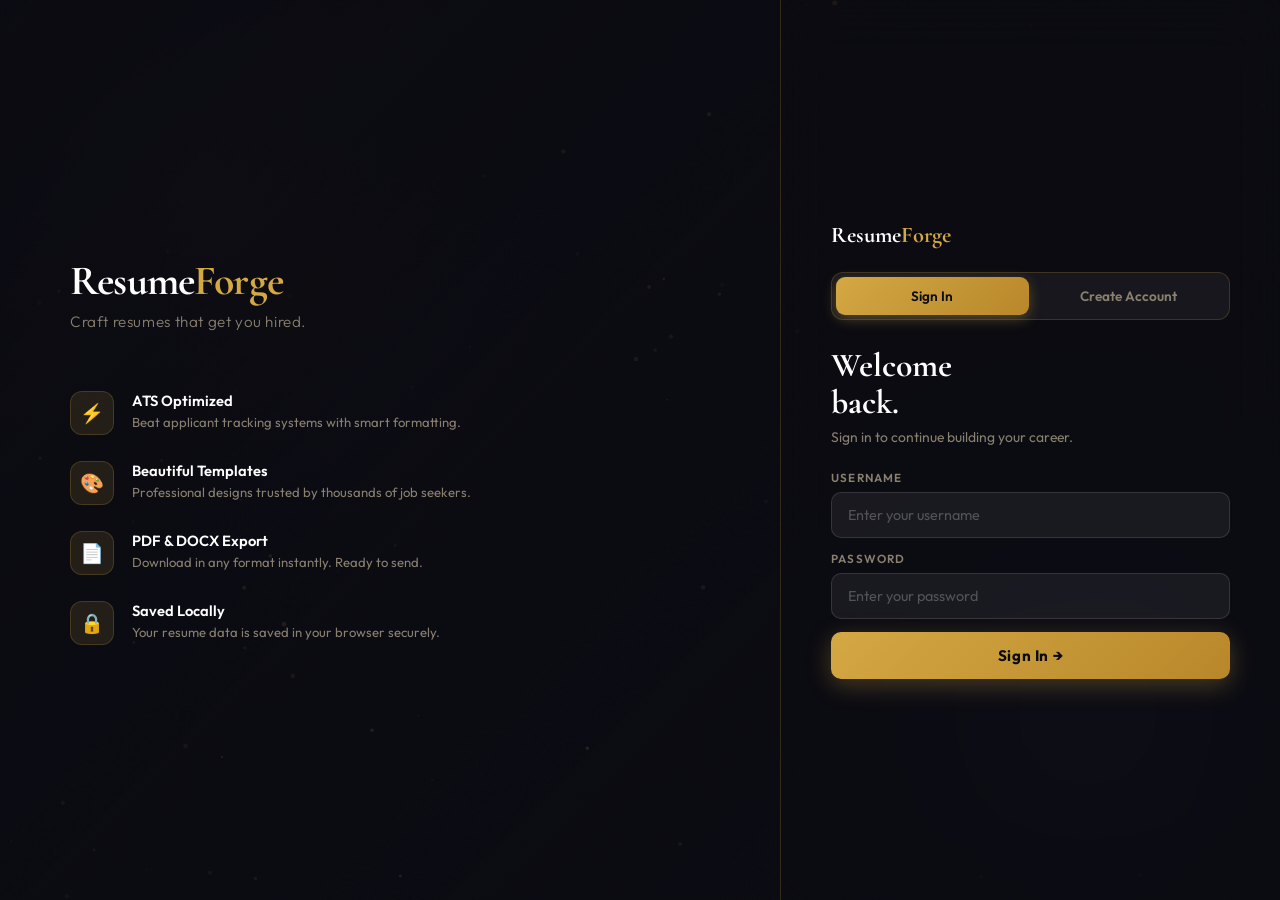
<file: dashboard.html>
<!DOCTYPE html>
<html lang="en">
<head>
<meta charset="UTF-8">
<meta name="viewport" content="width=device-width, initial-scale=1.0">
<title>ResumeForge — Dashboard</title>
<link href="https://fonts.googleapis.com/css2?family=Cormorant+Garamond:ital,wght@0,400;0,600;0,700;1,400&family=Outfit:wght@300;400;500;600;700&display=swap" rel="stylesheet">
<style>
*,*::before,*::after{box-sizing:border-box;margin:0;padding:0;}
:root{--ink:#0b0b12;--gold:#d4a843;--gold2:#f0c85a;--goldDim:rgba(212,168,67,0.1);--cream:#ede8dc;--muted:#7a7060;--border:rgba(212,168,67,0.16);--card:rgba(255,255,255,0.03);--green:#4ecb7a;}
html{height:100%;}
body{font-family:'Outfit',sans-serif;background:var(--ink);color:var(--cream);min-height:100vh;overflow-x:hidden;}
#bg{position:fixed;inset:0;z-index:0;}
body::after{content:'';position:fixed;inset:0;z-index:1;pointer-events:none;opacity:.4;background-image:url("data:image/svg+xml,%3Csvg viewBox='0 0 200 200' xmlns='http://www.w3.org/2000/svg'%3E%3Cfilter id='n'%3E%3CfeTurbulence type='fractalNoise' baseFrequency='0.85' numOctaves='4' stitchTiles='stitch'/%3E%3C/filter%3E%3Crect width='100%25' height='100%25' filter='url(%23n)' opacity='0.035'/%3E%3C/svg%3E");}
nav{position:sticky;top:0;z-index:100;display:flex;align-items:center;justify-content:space-between;padding:16px 48px;background:rgba(11,11,18,0.88);backdrop-filter:blur(24px);border-bottom:1px solid var(--border);animation:fadeIn .5s ease;}
.nav-logo{font-family:'Cormorant Garamond',serif;font-size:1.35rem;font-weight:700;color:#fff;display:flex;align-items:center;gap:10px;}.nav-logo span{color:var(--gold);}
.nav-dot{width:8px;height:8px;background:var(--gold);border-radius:50%;animation:pulse 2.5s infinite;flex-shrink:0;}
.nav-right{display:flex;align-items:center;gap:14px;}
.nav-user{font-size:.83rem;color:var(--muted);}.nav-user strong{color:var(--gold);}
.btn-nav{font-family:'Outfit',sans-serif;font-size:.82rem;font-weight:600;padding:8px 18px;border-radius:8px;cursor:pointer;transition:all .25s;border:1px solid var(--border);background:transparent;color:var(--cream);}
.btn-nav:hover{border-color:var(--gold);color:var(--gold);}
.btn-nav.primary{background:linear-gradient(135deg,var(--gold),#b8872a);color:#0b0b12;border:none;box-shadow:0 4px 16px rgba(212,168,67,0.22);}
.btn-nav.primary:hover{transform:translateY(-1px);box-shadow:0 7px 24px rgba(212,168,67,0.36);}
.hero{position:relative;z-index:2;padding:70px 48px 46px;animation:fadeUp .8s ease;}
.hero-eyebrow{display:inline-flex;align-items:center;gap:8px;background:var(--goldDim);border:1px solid var(--border);border-radius:50px;padding:5px 16px;font-size:.74rem;font-weight:600;letter-spacing:.12em;text-transform:uppercase;color:var(--gold);margin-bottom:22px;}
.hero h1{font-family:'Cormorant Garamond',serif;font-size:clamp(2.2rem,5vw,3.6rem);font-weight:700;line-height:1.05;color:#fff;margin-bottom:14px;}.hero h1 em{color:var(--gold);font-style:italic;}
.hero p{font-size:.98rem;color:var(--muted);max-width:480px;line-height:1.65;}
.main{position:relative;z-index:2;padding:0 48px 80px;}
.section-title{font-size:.71rem;font-weight:600;letter-spacing:.18em;text-transform:uppercase;color:var(--muted);margin-bottom:18px;display:flex;align-items:center;gap:12px;}
.section-title::after{content:'';flex:1;height:1px;background:var(--border);}
.stats{display:grid;grid-template-columns:repeat(auto-fit,minmax(155px,1fr));gap:15px;margin-bottom:46px;}
.stat{background:var(--card);border:1px solid var(--border);border-radius:14px;padding:20px 22px;animation:fadeUp .6s ease both;}
.stat:nth-child(2){animation-delay:.06s;}.stat:nth-child(3){animation-delay:.12s;}.stat:nth-child(4){animation-delay:.18s;}
.stat-num{font-family:'Cormorant Garamond',serif;font-size:1.9rem;font-weight:700;color:var(--gold);margin-bottom:4px;}
.stat-label{font-size:.76rem;color:var(--muted);}
.cards{display:grid;grid-template-columns:repeat(auto-fit,minmax(255px,1fr));gap:18px;margin-bottom:46px;}
.card{background:var(--card);border:1px solid var(--border);border-radius:18px;padding:28px;position:relative;overflow:hidden;cursor:pointer;transition:all .35s cubic-bezier(.4,0,.2,1);animation:fadeUp .6s ease both;}
.card:nth-child(2){animation-delay:.08s;}.card:nth-child(3){animation-delay:.16s;}.card:nth-child(4){animation-delay:.24s;}
.card::before{content:'';position:absolute;inset:0;background:radial-gradient(circle at top left,rgba(212,168,67,0.07),transparent 65%);opacity:0;transition:opacity .4s;}
.card:hover::before{opacity:1;}
.card:hover{transform:translateY(-6px) scale(1.005);border-color:rgba(212,168,67,0.3);box-shadow:0 20px 50px rgba(0,0,0,0.45),0 0 0 1px rgba(212,168,67,0.1);}
.card-badge{display:inline-block;font-size:.67rem;font-weight:600;letter-spacing:.09em;text-transform:uppercase;padding:3px 10px;border-radius:50px;margin-bottom:14px;}
.badge-gold{background:var(--goldDim);color:var(--gold);border:1px solid rgba(212,168,67,0.22);}
.badge-blue{background:rgba(79,142,247,0.1);color:#6aabff;border:1px solid rgba(79,142,247,0.2);}
.badge-green{background:rgba(78,203,122,0.1);color:var(--green);border:1px solid rgba(78,203,122,0.2);}
.badge-purple{background:rgba(168,85,247,0.1);color:#c084fc;border:1px solid rgba(168,85,247,0.2);}
.card-icon{width:48px;height:48px;border-radius:12px;display:flex;align-items:center;justify-content:center;font-size:1.3rem;margin-bottom:14px;border:1px solid var(--border);}
.icon-gold{background:var(--goldDim);}.icon-blue{background:rgba(79,142,247,0.1);}.icon-green{background:rgba(78,203,122,0.08);}.icon-purple{background:rgba(168,85,247,0.1);}
.card h3{font-size:1rem;font-weight:600;color:#fff;margin-bottom:7px;}
.card p{font-size:.83rem;color:var(--muted);line-height:1.6;}
.card-arrow{position:absolute;bottom:24px;right:24px;color:var(--gold);font-size:1rem;opacity:0;transform:translateX(-8px);transition:all .3s ease;}
.card:hover .card-arrow{opacity:1;transform:translateX(0);}
.tips{background:var(--card);border:1px solid var(--border);border-radius:18px;padding:28px 30px;animation:fadeUp .7s ease .3s both;}
.tips h3{font-family:'Cormorant Garamond',serif;font-size:1.25rem;font-weight:700;color:#fff;margin-bottom:16px;}
.tip-list{display:flex;flex-direction:column;gap:10px;}
.tip{display:flex;align-items:flex-start;gap:13px;padding:12px 15px;background:rgba(255,255,255,0.02);border-radius:10px;border:1px solid rgba(255,255,255,0.05);transition:border-color .25s;}
.tip:hover{border-color:var(--border);}
.tip-icon{font-size:1rem;flex-shrink:0;margin-top:1px;}
.tip-text{font-size:.83rem;color:var(--muted);line-height:1.55;}.tip-text strong{color:var(--cream);}
@keyframes fadeUp{from{opacity:0;transform:translateY(20px);}to{opacity:1;transform:translateY(0);}}
@keyframes fadeIn{from{opacity:0;}to{opacity:1;}}
@keyframes pulse{0%,100%{box-shadow:0 0 0 0 rgba(212,168,67,0);}50%{box-shadow:0 0 0 6px rgba(212,168,67,0.14);}}
@media(max-width:768px){nav,.hero,.main{padding-left:20px;padding-right:20px;}.hero{padding-top:36px;}}
</style>
</head>
<body>
<canvas id="bg"></canvas>
<nav>
  <div class="nav-logo"><div class="nav-dot"></div>Resume<span>Forge</span></div>
  <div class="nav-right">
    <div class="nav-user">Hello, <strong id="uname">—</strong></div>
    <button class="btn-nav primary" onclick="window.location.href='builder.html'">Open Builder</button>
    <button class="btn-nav" onclick="signOut()">Sign Out</button>
  </div>
</nav>
<div class="hero">
  <div class="hero-eyebrow">✦ Your Dashboard</div>
  <h1>Build the resume<br>that gets you <em>hired.</em></h1>
  <p>Everything you need to craft, optimize, and export a professional resume — in minutes.</p>
</div>
<div class="main">
  <div class="section-title">Quick Stats</div>
  <div class="stats">
    <div class="stat"><div class="stat-num">ATS</div><div class="stat-label">Optimized Format</div></div>
    <div class="stat"><div class="stat-num">3</div><div class="stat-label">Resume Templates</div></div>
    <div class="stat"><div class="stat-num">2</div><div class="stat-label">Export Formats</div></div>
    <div class="stat"><div class="stat-num">∞</div><div class="stat-label">Free Edits</div></div>
  </div>
  <div class="section-title">Features</div>
  <div class="cards">
    <div class="card" onclick="window.location.href='builder.html'"><div class="card-icon icon-gold">📝</div><div class="card-badge badge-gold">Start Here</div><h3>Resume Builder</h3><p>Fill in your details and watch your professional resume come to life in real time.</p><div class="card-arrow">→</div></div>
    <div class="card" onclick="window.location.href='builder.html'"><div class="card-icon icon-blue">⚡</div><div class="card-badge badge-blue">ATS Ready</div><h3>ATS Score Checker</h3><p>Instantly see how well your resume performs against Applicant Tracking Systems.</p><div class="card-arrow">→</div></div>
    <div class="card" onclick="window.location.href='builder.html'"><div class="card-icon icon-green">📥</div><div class="card-badge badge-green">Export</div><h3>PDF & DOCX Download</h3><p>Export your polished resume in PDF or Word format — ready to send instantly.</p><div class="card-arrow">→</div></div>
    <div class="card" onclick="window.location.href='builder.html'"><div class="card-icon icon-purple">🎨</div><div class="card-badge badge-purple">Style</div><h3>Multiple Templates</h3><p>Choose from Classic, Modern and Minimal layouts to match your industry and style.</p><div class="card-arrow">→</div></div>
  </div>
  <div class="section-title">Resume Tips</div>
  <div class="tips">
    <h3>Pro Tips to Get Noticed</h3>
    <div class="tip-list">
      <div class="tip"><div class="tip-icon">🎯</div><div class="tip-text"><strong>Use keywords from the job description.</strong> ATS filters look for specific terms — mirror the language of the posting.</div></div>
      <div class="tip"><div class="tip-icon">📏</div><div class="tip-text"><strong>Keep it to one page</strong> unless you have 10+ years of experience. Recruiters spend under 10 seconds on a first pass.</div></div>
      <div class="tip"><div class="tip-icon">📊</div><div class="tip-text"><strong>Quantify your achievements.</strong> "Increased sales by 40%" beats "responsible for sales" every time.</div></div>
      <div class="tip"><div class="tip-icon">🔗</div><div class="tip-text"><strong>Always include LinkedIn and GitHub.</strong> Recruiters check these — make sure they're polished too.</div></div>
    </div>
  </div>
</div>
<script>
const u=localStorage.getItem('rf_user');
if(!localStorage.getItem('rf_session'))window.location.href='login.html';
document.getElementById('uname').textContent=u||'User';
function signOut(){localStorage.removeItem('rf_session');window.location.href='login.html';}
const canvas=document.getElementById('bg'),ctx=canvas.getContext('2d');
let W,H,pts=[];
function resize(){W=canvas.width=window.innerWidth;H=canvas.height=window.innerHeight;}
resize();window.addEventListener('resize',resize);
class P{constructor(){this.x=Math.random()*W;this.y=Math.random()*H;this.r=Math.random()*1.5+.3;this.vx=(Math.random()-.5)*.18;this.vy=(Math.random()-.5)*.18;this.a=Math.random()*.22+.05;}
update(){this.x+=this.vx;this.y+=this.vy;if(this.x<0||this.x>W)this.vx*=-1;if(this.y<0||this.y>H)this.vy*=-1;}
draw(){ctx.beginPath();ctx.arc(this.x,this.y,this.r,0,Math.PI*2);ctx.fillStyle=`rgba(212,168,67,${this.a})`;ctx.fill();}}
for(let i=0;i<65;i++)pts.push(new P());
(function anim(){requestAnimationFrame(anim);ctx.fillStyle='#0b0b12';ctx.fillRect(0,0,W,H);const g=ctx.createRadialGradient(W*.5,0,0,W*.5,0,H*.7);g.addColorStop(0,'rgba(212,168,67,0.04)');g.addColorStop(1,'transparent');ctx.fillStyle=g;ctx.fillRect(0,0,W,H);pts.forEach(p=>{p.update();p.draw();});for(let i=0;i<pts.length;i++)for(let j=i+1;j<pts.length;j++){const dx=pts[i].x-pts[j].x,dy=pts[i].y-pts[j].y,d=Math.sqrt(dx*dx+dy*dy);if(d<120){ctx.strokeStyle=`rgba(212,168,67,${.04*(1-d/120)})`;ctx.lineWidth=.5;ctx.beginPath();ctx.moveTo(pts[i].x,pts[i].y);ctx.lineTo(pts[j].x,pts[j].y);ctx.stroke();}}})();
</script>
</body>
</html>
</file>
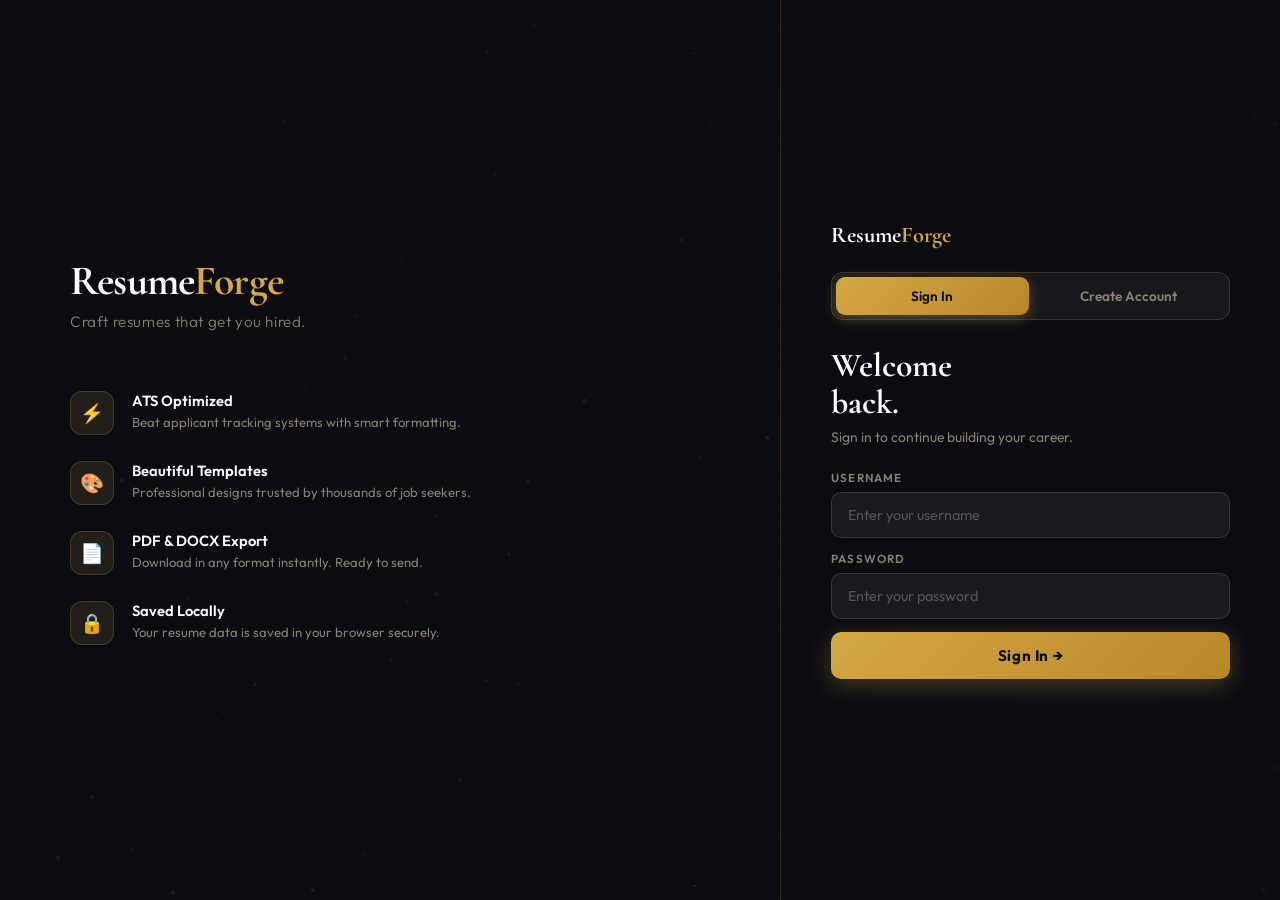
<file: login.html>
<!DOCTYPE html>
<html lang="en">
<head>
<meta charset="UTF-8">
<meta name="viewport" content="width=device-width, initial-scale=1.0">
<title>ResumeForge — Sign In</title>
<link href="https://fonts.googleapis.com/css2?family=Cormorant+Garamond:ital,wght@0,400;0,600;0,700;1,400&family=Outfit:wght@300;400;500;600;700&display=swap" rel="stylesheet">
<style>
*,*::before,*::after{box-sizing:border-box;margin:0;padding:0;}
:root{--ink:#0b0b12;--gold:#d4a843;--gold2:#f0c85a;--goldDim:rgba(212,168,67,0.12);--cream:#ede8dc;--muted:#8a8070;--border:rgba(212,168,67,0.2);--red:#e05555;--green:#4ecb7a;}
html{height:100%;}
body{font-family:'Outfit',sans-serif;background:var(--ink);color:var(--cream);min-height:100%;overflow-y:auto;overflow-x:hidden;}
#bg{position:fixed;inset:0;z-index:0;}
body::after{content:'';position:fixed;inset:0;z-index:1;pointer-events:none;opacity:.35;background-image:url("data:image/svg+xml,%3Csvg viewBox='0 0 256 256' xmlns='http://www.w3.org/2000/svg'%3E%3Cfilter id='n'%3E%3CfeTurbulence type='fractalNoise' baseFrequency='0.9' numOctaves='4' stitchTiles='stitch'/%3E%3C/filter%3E%3Crect width='100%25' height='100%25' filter='url(%23n)' opacity='0.04'/%3E%3C/svg%3E");}
.page{position:relative;z-index:2;display:flex;min-height:100vh;width:100vw;}
.left{flex:1;display:flex;flex-direction:column;justify-content:center;padding:60px 70px;position:relative;overflow:hidden;}
.left::before{content:'';position:absolute;inset:0;background:linear-gradient(135deg,rgba(11,11,18,0.94) 0%,rgba(11,11,18,0.6) 100%);z-index:0;}
.left-content{position:relative;z-index:1;}
.wordmark{font-family:'Cormorant Garamond',serif;font-size:2.6rem;font-weight:700;letter-spacing:-.02em;color:#fff;margin-bottom:6px;}
.wordmark span{color:var(--gold);}
.tagline{font-size:.95rem;color:var(--muted);font-weight:300;margin-bottom:60px;letter-spacing:.04em;}
.feature-list{display:flex;flex-direction:column;gap:26px;}
.feature{display:flex;align-items:flex-start;gap:18px;animation:slideRight .7s ease both;}
.feature:nth-child(2){animation-delay:.1s;}.feature:nth-child(3){animation-delay:.2s;}.feature:nth-child(4){animation-delay:.3s;}
.feat-icon{width:44px;height:44px;border-radius:12px;background:var(--goldDim);border:1px solid var(--border);display:flex;align-items:center;justify-content:center;font-size:1.2rem;flex-shrink:0;}
.feat-text h4{font-size:.92rem;font-weight:600;color:#fff;margin-bottom:3px;}
.feat-text p{font-size:.82rem;color:var(--muted);line-height:1.5;}
.right{width:500px;flex-shrink:0;display:flex;align-items:center;justify-content:center;padding:40px 50px;background:rgba(11,11,18,0.55);backdrop-filter:blur(28px);border-left:1px solid var(--border);}
.auth-card{width:100%;}
.logo-sm{font-family:'Cormorant Garamond',serif;font-size:1.4rem;font-weight:700;color:#fff;margin-bottom:24px;}.logo-sm span{color:var(--gold);}
.tabs{display:flex;background:rgba(255,255,255,0.05);border:1px solid var(--border);border-radius:12px;padding:4px;margin-bottom:28px;gap:4px;}
.tab{flex:1;padding:10px;text-align:center;font-size:.85rem;font-weight:600;border-radius:9px;cursor:pointer;transition:all .25s ease;color:var(--muted);border:none;background:transparent;font-family:'Outfit',sans-serif;}
.tab.active{background:linear-gradient(135deg,#d4a843,#b8872a);color:#0b0b12;box-shadow:0 4px 14px rgba(212,168,67,0.35);}
.tab:not(.active):hover{color:#fff;background:rgba(255,255,255,0.06);}
.form-panel{display:none;}
.form-panel.active{display:block;animation:fadeUp .35s ease;}
.form-title{font-family:'Cormorant Garamond',serif;font-size:2.1rem;font-weight:700;line-height:1.1;color:#fff;margin-bottom:6px;}
.form-sub{font-size:.87rem;color:var(--muted);margin-bottom:24px;}
.field{margin-bottom:13px;}
.field label{display:block;font-size:.73rem;font-weight:600;letter-spacing:.1em;text-transform:uppercase;color:var(--muted);margin-bottom:7px;}
.field input{width:100%;background:rgba(255,255,255,0.06);border:1px solid rgba(255,255,255,0.12);border-radius:10px;color:#fff;font-family:'Outfit',sans-serif;font-size:.9rem;padding:13px 16px;outline:none;transition:all .25s ease;}
.field input::placeholder{color:rgba(255,255,255,0.25);}
.field input:focus{border-color:var(--gold);background:rgba(212,168,67,0.06);box-shadow:0 0 0 3px rgba(212,168,67,0.1);}
.btn-main{display:block;width:100%;padding:14px;background:linear-gradient(135deg,#d4a843,#b8872a);color:#0b0b12;font-family:'Outfit',sans-serif;font-size:.95rem;font-weight:700;letter-spacing:.04em;border:none;border-radius:10px;cursor:pointer;margin-top:8px;transition:all .3s ease;box-shadow:0 6px 24px rgba(212,168,67,0.3);}
.btn-main:hover{transform:translateY(-2px);box-shadow:0 10px 36px rgba(212,168,67,0.45);}
.btn-main:active{transform:scale(.98);}
.btn-main:disabled{opacity:.7;cursor:not-allowed;transform:none;}
.msg{border-radius:8px;padding:10px 14px;font-size:.83rem;margin-bottom:14px;display:none;line-height:1.4;}
.msg.error{background:rgba(224,85,85,.15);border:1px solid rgba(224,85,85,.3);color:#ff8080;}
.msg.success{background:rgba(78,203,122,.15);border:1px solid rgba(78,203,122,.3);color:#6fffaa;}
.strength-wrap{height:5px;background:rgba(255,255,255,0.08);border-radius:50px;margin-top:7px;overflow:hidden;}
.strength-bar{height:100%;border-radius:50px;width:0;transition:width .4s ease,background .4s ease;}
.strength-txt{font-size:.72rem;margin-top:4px;min-height:16px;}
@keyframes fadeUp{from{opacity:0;transform:translateY(16px);}to{opacity:1;transform:translateY(0);}}
@keyframes slideRight{from{opacity:0;transform:translateX(-20px);}to{opacity:1;transform:translateX(0);}}
@keyframes shake{0%,100%{transform:translateX(0)}20%{transform:translateX(-8px)}40%{transform:translateX(8px)}60%{transform:translateX(-5px)}80%{transform:translateX(5px)}}
@media(max-width:900px){.left{display:none;}.right{width:100%;padding:30px 24px;background:transparent;border-left:none;}.page{justify-content:center;}}
</style>
</head>
<body>
<canvas id="bg"></canvas>
<div class="page">
  <div class="left">
    <div class="left-content">
      <div class="wordmark">Resume<span>Forge</span></div>
      <div class="tagline">Craft resumes that get you hired.</div>
      <div class="feature-list">
        <div class="feature"><div class="feat-icon">⚡</div><div class="feat-text"><h4>ATS Optimized</h4><p>Beat applicant tracking systems with smart formatting.</p></div></div>
        <div class="feature"><div class="feat-icon">🎨</div><div class="feat-text"><h4>Beautiful Templates</h4><p>Professional designs trusted by thousands of job seekers.</p></div></div>
        <div class="feature"><div class="feat-icon">📄</div><div class="feat-text"><h4>PDF & DOCX Export</h4><p>Download in any format instantly. Ready to send.</p></div></div>
        <div class="feature"><div class="feat-icon">🔒</div><div class="feat-text"><h4>Saved Locally</h4><p>Your resume data is saved in your browser securely.</p></div></div>
      </div>
    </div>
  </div>
  <div class="right">
    <div class="auth-card">
      <div class="logo-sm">Resume<span>Forge</span></div>
      <div class="tabs">
        <button class="tab active" id="tab-login" onclick="switchTab('login')">Sign In</button>
        <button class="tab" id="tab-signup" onclick="switchTab('signup')">Create Account</button>
      </div>

      <!-- LOGIN FORM -->
      <div class="form-panel active" id="panel-login">
        <div class="msg" id="login-msg"></div>
        <h2 class="form-title">Welcome<br>back.</h2>
        <p class="form-sub">Sign in to continue building your career.</p>
        <div class="field"><label>Username</label><input id="l-username" type="text" placeholder="Enter your username" autocomplete="username"></div>
        <div class="field"><label>Password</label><input id="l-password" type="password" placeholder="Enter your password" autocomplete="current-password"></div>
        <button class="btn-main" id="lbtn" onclick="doLogin()">Sign In →</button>
      </div>

      <!-- SIGNUP FORM -->
      <div class="form-panel" id="panel-signup">
        <div class="msg" id="signup-msg"></div>
        <h2 class="form-title">Create your<br>account.</h2>
        <p class="form-sub">Start building resumes that get you noticed.</p>
        <div class="field"><label>Username</label><input id="s-username" type="text" placeholder="Choose a username" autocomplete="username"></div>
        <div class="field">
          <label>Password</label>
          <input id="s-password" type="password" placeholder="Create a strong password" oninput="strength(this.value)" autocomplete="new-password">
          <div class="strength-wrap"><div class="strength-bar" id="sb"></div></div>
          <div class="strength-txt" id="st"></div>
        </div>
        <div class="field"><label>Confirm Password</label><input id="s-confirm" type="password" placeholder="Repeat your password" autocomplete="new-password"></div>
        <button class="btn-main" id="sbtn" onclick="doSignup()">Create Account →</button>
      </div>

    </div>
  </div>
</div>
<script>
const canvas=document.getElementById('bg'),ctx=canvas.getContext('2d');
let W,H,pts=[];
function resize(){W=canvas.width=window.innerWidth;H=canvas.height=window.innerHeight;}
resize();window.addEventListener('resize',resize);
class P{constructor(){this.x=Math.random()*W;this.y=Math.random()*H;this.r=Math.random()*2+.5;this.vx=(Math.random()-.5)*.3;this.vy=(Math.random()-.5)*.3;this.a=Math.random()*.4+.08;}
update(){this.x+=this.vx;this.y+=this.vy;if(this.x<0||this.x>W)this.vx*=-1;if(this.y<0||this.y>H)this.vy*=-1;}
draw(){ctx.beginPath();ctx.arc(this.x,this.y,this.r,0,Math.PI*2);ctx.fillStyle=`rgba(212,168,67,${this.a})`;ctx.fill();}}
for(let i=0;i<100;i++)pts.push(new P());
(function anim(){requestAnimationFrame(anim);
  ctx.fillStyle='#0b0b12';ctx.fillRect(0,0,W,H);
  const g1=ctx.createRadialGradient(W*.15,H*.2,0,W*.15,H*.2,W*.4);g1.addColorStop(0,'rgba(212,168,67,0.07)');g1.addColorStop(1,'transparent');ctx.fillStyle=g1;ctx.fillRect(0,0,W,H);
  const g2=ctx.createRadialGradient(W*.85,H*.8,0,W*.85,H*.8,W*.35);g2.addColorStop(0,'rgba(60,100,220,0.05)');g2.addColorStop(1,'transparent');ctx.fillStyle=g2;ctx.fillRect(0,0,W,H);
  pts.forEach(p=>{p.update();p.draw();});
  for(let i=0;i<pts.length;i++)for(let j=i+1;j<pts.length;j++){const dx=pts[i].x-pts[j].x,dy=pts[i].y-pts[j].y,d=Math.sqrt(dx*dx+dy*dy);if(d<100){ctx.strokeStyle=`rgba(212,168,67,${.06*(1-d/100)})`;ctx.lineWidth=.5;ctx.beginPath();ctx.moveTo(pts[i].x,pts[i].y);ctx.lineTo(pts[j].x,pts[j].y);ctx.stroke();}}
})();

function switchTab(tab){
  document.querySelectorAll('.tab').forEach(t=>t.classList.remove('active'));
  document.querySelectorAll('.form-panel').forEach(p=>p.classList.remove('active'));
  document.getElementById('tab-'+tab).classList.add('active');
  document.getElementById('panel-'+tab).classList.add('active');
  document.getElementById('login-msg').style.display='none';
  document.getElementById('signup-msg').style.display='none';
}

function showMsg(id,text,type){const m=document.getElementById(id);m.className='msg '+type;m.textContent=text;m.style.display='block';}

function doLogin(){
  const u=document.getElementById('l-username').value.trim();
  const p=document.getElementById('l-password').value;
  document.getElementById('login-msg').style.display='none';
  if(!u||!p){showMsg('login-msg','❌ Please fill in all fields.','error');return;}
  const storedUser=localStorage.getItem('rf_user');
  const storedPass=localStorage.getItem('rf_pass');
  if(u===storedUser&&p===storedPass){
    const btn=document.getElementById('lbtn');
    btn.textContent='✓ Signing in...';
    btn.style.background='linear-gradient(135deg,#4ecb7a,#2da856)';
    btn.disabled=true;
    localStorage.setItem('rf_session','1');
    setTimeout(()=>window.location.href='dashboard.html',700);
  } else if(!storedUser){
    showMsg('login-msg','❌ No account found. Please create one first.','error');
    document.getElementById('tab-signup').style.outline='2px solid var(--gold)';
    setTimeout(()=>document.getElementById('tab-signup').style.outline='',1500);
  } else {
    showMsg('login-msg','❌ Invalid username or password.','error');
    const card=document.querySelector('.auth-card');
    card.style.animation='shake .4s ease';
    setTimeout(()=>card.style.animation='none',400);
  }
}

function strength(v){
  const bar=document.getElementById('sb'),txt=document.getElementById('st');
  let s=0;
  if(v.length>=6)s++;if(v.length>=10)s++;
  if(/[A-Z]/.test(v))s++;if(/[0-9]/.test(v))s++;if(/[^A-Za-z0-9]/.test(v))s++;
  const cols=['','#e05555','#e0955a','#d4a843','#4ecb7a','#4ecb7a'];
  const labs=['','Weak','Fair','Good','Strong','Very Strong'];
  const ws=['0%','20%','40%','60%','80%','100%'];
  bar.style.width=ws[s];bar.style.background=cols[s];
  txt.textContent=v?labs[s]:'';txt.style.color=cols[s];
}

function doSignup(){
  const u=document.getElementById('s-username').value.trim();
  const p=document.getElementById('s-password').value;
  const c=document.getElementById('s-confirm').value;
  document.getElementById('signup-msg').style.display='none';
  if(!u){showMsg('signup-msg','❌ Please enter a username.','error');return;}
  if(p.length<6){showMsg('signup-msg','❌ Password must be at least 6 characters.','error');return;}
  if(p!==c){showMsg('signup-msg','❌ Passwords do not match.','error');return;}
  localStorage.setItem('rf_user',u);
  localStorage.setItem('rf_pass',p);
  showMsg('signup-msg','✅ Account created! Switching to Sign In...','success');
  const btn=document.getElementById('sbtn');
  btn.textContent='✓ Done!';
  btn.style.background='linear-gradient(135deg,#4ecb7a,#2da856)';
  btn.disabled=true;
  setTimeout(()=>{
    document.getElementById('l-username').value=u;
    document.getElementById('l-password').value='';
    btn.textContent='Create Account →';
    btn.style.background='';
    btn.disabled=false;
    document.getElementById('s-username').value='';
    document.getElementById('s-password').value='';
    document.getElementById('s-confirm').value='';
    document.getElementById('sb').style.width='0';
    document.getElementById('st').textContent='';
    switchTab('login');
    showMsg('login-msg','✅ Account created! Please sign in now.','success');
  },1200);
}

document.addEventListener('keydown',e=>{
  if(e.key!=='Enter')return;
  if(document.getElementById('panel-login').classList.contains('active'))doLogin();
  else doSignup();
});

if(new URLSearchParams(location.search).get('tab')==='signup')switchTab('signup');
</script>
</body>
</html>
</file>
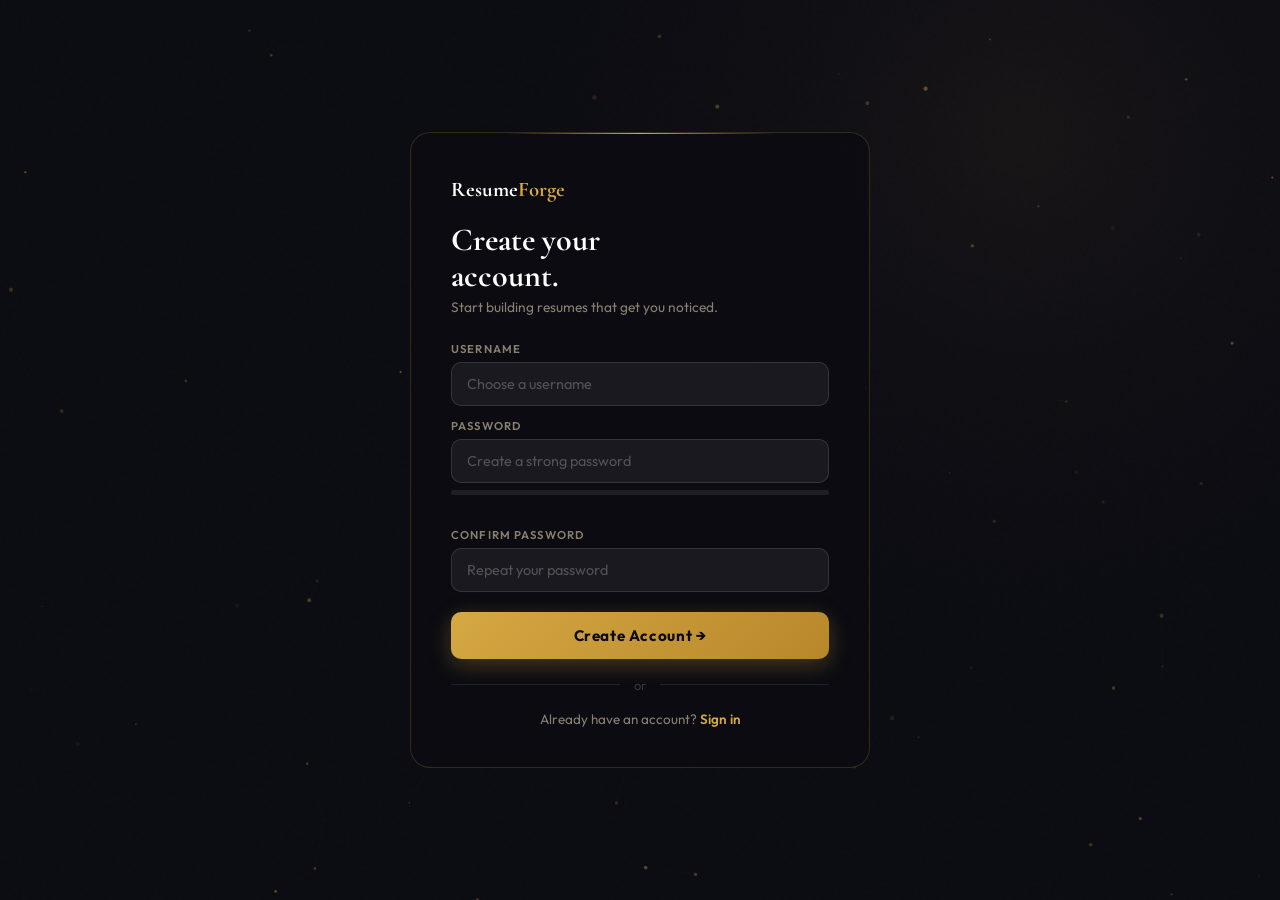
<file: signup.html>
<!DOCTYPE html>
<html lang="en">
<head>
<meta charset="UTF-8">
<meta name="viewport" content="width=device-width, initial-scale=1.0">
<title>ResumeForge — Create Account</title>
<link href="https://fonts.googleapis.com/css2?family=Cormorant+Garamond:ital,wght@0,400;0,600;0,700;1,400&family=Outfit:wght@300;400;500;600;700&display=swap" rel="stylesheet">
<style>
*,*::before,*::after{box-sizing:border-box;margin:0;padding:0;}
:root{--ink:#0b0b12;--gold:#d4a843;--gold2:#f0c85a;--goldDim:rgba(212,168,67,0.12);--cream:#ede8dc;--muted:#8a8070;--border:rgba(212,168,67,0.2);--red:#e05555;--green:#4ecb7a;}
html{height:100%;}
body{font-family:'Outfit',sans-serif;background:var(--ink);color:var(--cream);min-height:100%;overflow-y:auto;overflow-x:hidden;}
#bg{position:fixed;inset:0;z-index:0;}
body::after{content:'';position:fixed;inset:0;z-index:1;pointer-events:none;opacity:.35;background-image:url("data:image/svg+xml,%3Csvg viewBox='0 0 256 256' xmlns='http://www.w3.org/2000/svg'%3E%3Cfilter id='n'%3E%3CfeTurbulence type='fractalNoise' baseFrequency='0.9' numOctaves='4' stitchTiles='stitch'/%3E%3C/filter%3E%3Crect width='100%25' height='100%25' filter='url(%23n)' opacity='0.04'/%3E%3C/svg%3E");}
.page{position:relative;z-index:2;min-height:100vh;display:flex;align-items:center;justify-content:center;padding:30px 20px;}
.card{width:100%;max-width:460px;background:rgba(11,11,18,0.82);backdrop-filter:blur(30px);border:1px solid var(--border);border-radius:20px;padding:44px 40px 40px;position:relative;overflow:hidden;animation:fadeUp .7s ease;}
.card::before{content:'';position:absolute;top:-1px;left:20%;right:20%;height:2px;background:linear-gradient(90deg,transparent,var(--gold),transparent);}
.wordmark{font-family:'Cormorant Garamond',serif;font-size:1.3rem;font-weight:700;color:#fff;margin-bottom:20px;}.wordmark span{color:var(--gold);}
.card h1{font-family:'Cormorant Garamond',serif;font-size:2rem;font-weight:700;line-height:1.1;color:#fff;margin-bottom:5px;}
.card .sub{font-size:.86rem;color:var(--muted);margin-bottom:26px;}
.field{margin-bottom:13px;}
.field label{display:block;font-size:.71rem;font-weight:600;letter-spacing:.1em;text-transform:uppercase;color:var(--muted);margin-bottom:6px;}
.field input{width:100%;background:rgba(255,255,255,0.06);border:1px solid rgba(255,255,255,0.12);border-radius:10px;color:#fff;font-family:'Outfit',sans-serif;font-size:.9rem;padding:12px 15px;outline:none;transition:all .25s ease;}
.field input::placeholder{color:rgba(255,255,255,0.25);}
.field input:focus{border-color:var(--gold);background:rgba(212,168,67,0.06);box-shadow:0 0 0 3px rgba(212,168,67,0.1);}
.strength-wrap{height:5px;background:rgba(255,255,255,0.08);border-radius:50px;margin-top:7px;overflow:hidden;}
.strength-bar{height:100%;border-radius:50px;width:0;transition:width .4s ease,background .4s ease;}
.strength-txt{font-size:.72rem;margin-top:4px;min-height:16px;}
.btn-main{display:block;width:100%;padding:14px;background:linear-gradient(135deg,#d4a843,#b8872a);color:#0b0b12;font-family:'Outfit',sans-serif;font-size:.95rem;font-weight:700;letter-spacing:.04em;border:none;border-radius:10px;cursor:pointer;margin-top:20px;transition:all .3s ease;box-shadow:0 6px 22px rgba(212,168,67,0.3);}
.btn-main:hover{transform:translateY(-2px);box-shadow:0 10px 34px rgba(212,168,67,0.45);}
.btn-main:active{transform:scale(.98);}
.divider{display:flex;align-items:center;gap:14px;margin:18px 0;color:rgba(255,255,255,0.18);font-size:.8rem;}
.divider::before,.divider::after{content:'';flex:1;height:1px;background:rgba(255,255,255,0.1);}
.switch-link{text-align:center;font-size:.84rem;color:var(--muted);}
.switch-link a{color:var(--gold);text-decoration:none;font-weight:600;cursor:pointer;}
.switch-link a:hover{color:var(--gold2);}
.msg{border-radius:8px;padding:10px 14px;font-size:.83rem;margin-bottom:12px;display:none;line-height:1.4;}
.msg.error{background:rgba(224,85,85,.15);border:1px solid rgba(224,85,85,.3);color:#ff8080;}
.msg.success{background:rgba(78,203,122,.15);border:1px solid rgba(78,203,122,.3);color:#6fffaa;}
@keyframes fadeUp{from{opacity:0;transform:translateY(24px);}to{opacity:1;transform:translateY(0);}}
</style>
</head>
<body>
<canvas id="bg"></canvas>
<div class="page">
  <div class="card">
    <div class="wordmark">Resume<span>Forge</span></div>
    <h1>Create your<br>account.</h1>
    <p class="sub">Start building resumes that get you noticed.</p>
    <div class="msg" id="msg"></div>
    <div class="field"><label>Username</label><input id="nu" type="text" placeholder="Choose a username" autocomplete="username"></div>
    <div class="field">
      <label>Password</label>
      <input id="np" type="password" placeholder="Create a strong password" oninput="strength(this.value)" autocomplete="new-password">
      <div class="strength-wrap"><div class="strength-bar" id="sb"></div></div>
      <div class="strength-txt" id="st"></div>
    </div>
    <div class="field"><label>Confirm Password</label><input id="cp" type="password" placeholder="Repeat your password" autocomplete="new-password"></div>
    <button class="btn-main" id="sbtn" onclick="doSignup()">Create Account →</button>
    <div class="divider">or</div>
    <div class="switch-link">Already have an account? <a href="login.html">Sign in</a></div>
  </div>
</div>
<script>
const canvas=document.getElementById('bg'),ctx=canvas.getContext('2d');
let W,H,pts=[];
function resize(){W=canvas.width=window.innerWidth;H=canvas.height=window.innerHeight;}
resize();window.addEventListener('resize',resize);
class P{constructor(){this.x=Math.random()*W;this.y=Math.random()*H;this.r=Math.random()*1.8+.4;this.vx=(Math.random()-.5)*.3;this.vy=(Math.random()-.5)*.3;this.a=Math.random()*.35+.07;}
update(){this.x+=this.vx;this.y+=this.vy;if(this.x<0||this.x>W)this.vx*=-1;if(this.y<0||this.y>H)this.vy*=-1;}
draw(){ctx.beginPath();ctx.arc(this.x,this.y,this.r,0,Math.PI*2);ctx.fillStyle=`rgba(212,168,67,${this.a})`;ctx.fill();}}
for(let i=0;i<90;i++)pts.push(new P());
(function anim(){requestAnimationFrame(anim);
  ctx.fillStyle='#0b0b12';ctx.fillRect(0,0,W,H);
  const g=ctx.createRadialGradient(W*.8,H*.15,0,W*.8,H*.15,W*.45);g.addColorStop(0,'rgba(212,168,67,0.06)');g.addColorStop(1,'transparent');ctx.fillStyle=g;ctx.fillRect(0,0,W,H);
  pts.forEach(p=>{p.update();p.draw();});
  for(let i=0;i<pts.length;i++)for(let j=i+1;j<pts.length;j++){const dx=pts[i].x-pts[j].x,dy=pts[i].y-pts[j].y,d=Math.sqrt(dx*dx+dy*dy);if(d<100){ctx.strokeStyle=`rgba(212,168,67,${.06*(1-d/100)})`;ctx.lineWidth=.5;ctx.beginPath();ctx.moveTo(pts[i].x,pts[i].y);ctx.lineTo(pts[j].x,pts[j].y);ctx.stroke();}}
})();
function strength(v){const bar=document.getElementById('sb'),txt=document.getElementById('st');let s=0;if(v.length>=6)s++;if(v.length>=10)s++;if(/[A-Z]/.test(v))s++;if(/[0-9]/.test(v))s++;if(/[^A-Za-z0-9]/.test(v))s++;const cols=['','#e05555','#e0955a','#d4a843','#4ecb7a','#4ecb7a'];const labs=['','Weak','Fair','Good','Strong','Very Strong'];const ws=['0%','20%','40%','60%','80%','100%'];bar.style.width=ws[s];bar.style.background=cols[s];txt.textContent=v?labs[s]:'';txt.style.color=cols[s];}
function showMsg(text,type){const m=document.getElementById('msg');m.className='msg '+type;m.textContent=text;m.style.display='block';}
function doSignup(){
  const u=document.getElementById('nu').value.trim();
  const p=document.getElementById('np').value;
  const c=document.getElementById('cp').value;
  document.getElementById('msg').style.display='none';
  if(!u){showMsg('❌ Please enter a username.','error');return;}
  if(p.length<6){showMsg('❌ Password must be at least 6 characters.','error');return;}
  if(p!==c){showMsg('❌ Passwords do not match.','error');return;}
  localStorage.setItem('rf_user',u);
  localStorage.setItem('rf_pass',p);
  showMsg('✅ Account created! Taking you to login...','success');
  const btn=document.getElementById('sbtn');
  btn.textContent='✓ Done!';
  btn.style.background='linear-gradient(135deg,#4ecb7a,#2da856)';
  btn.disabled=true;
  setTimeout(()=>window.location.href='login.html',1200);
}
document.addEventListener('keydown',e=>{if(e.key==='Enter')doSignup();});
</script>
</body>
</html>
</file>
